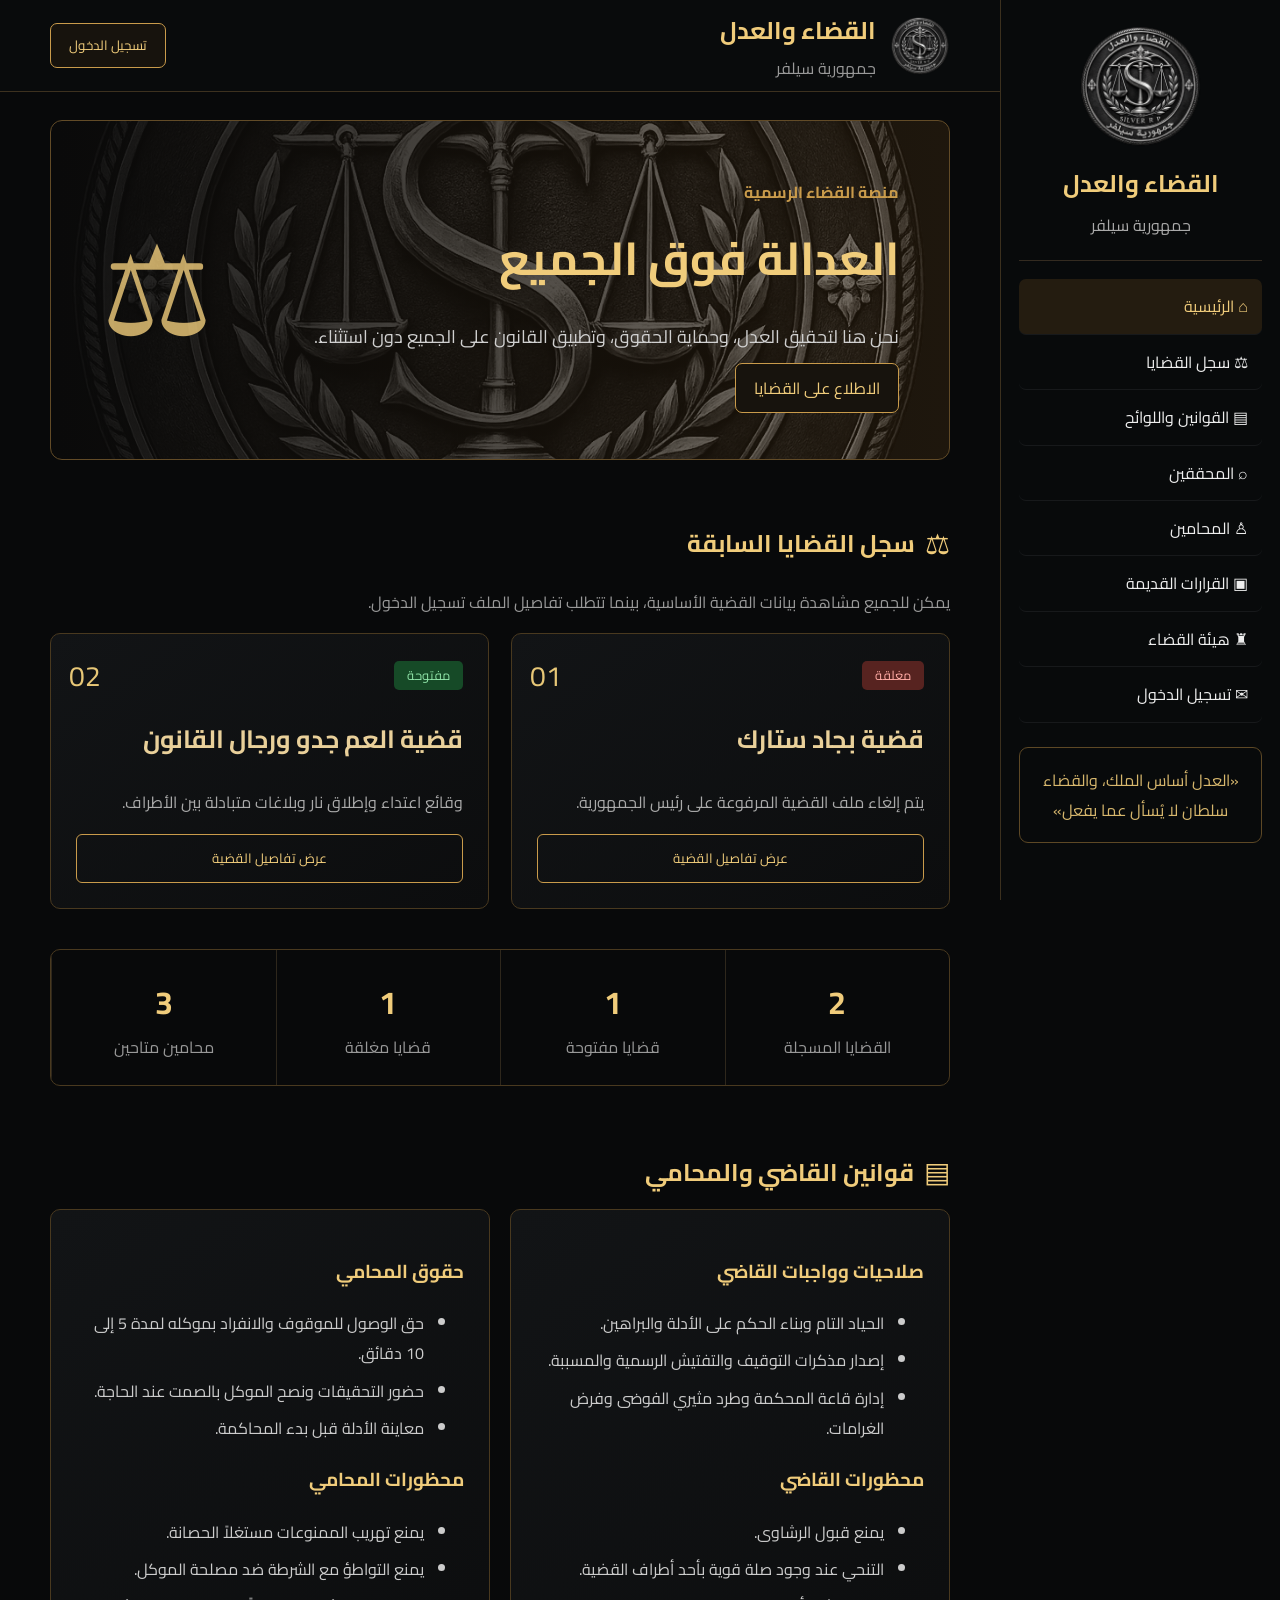
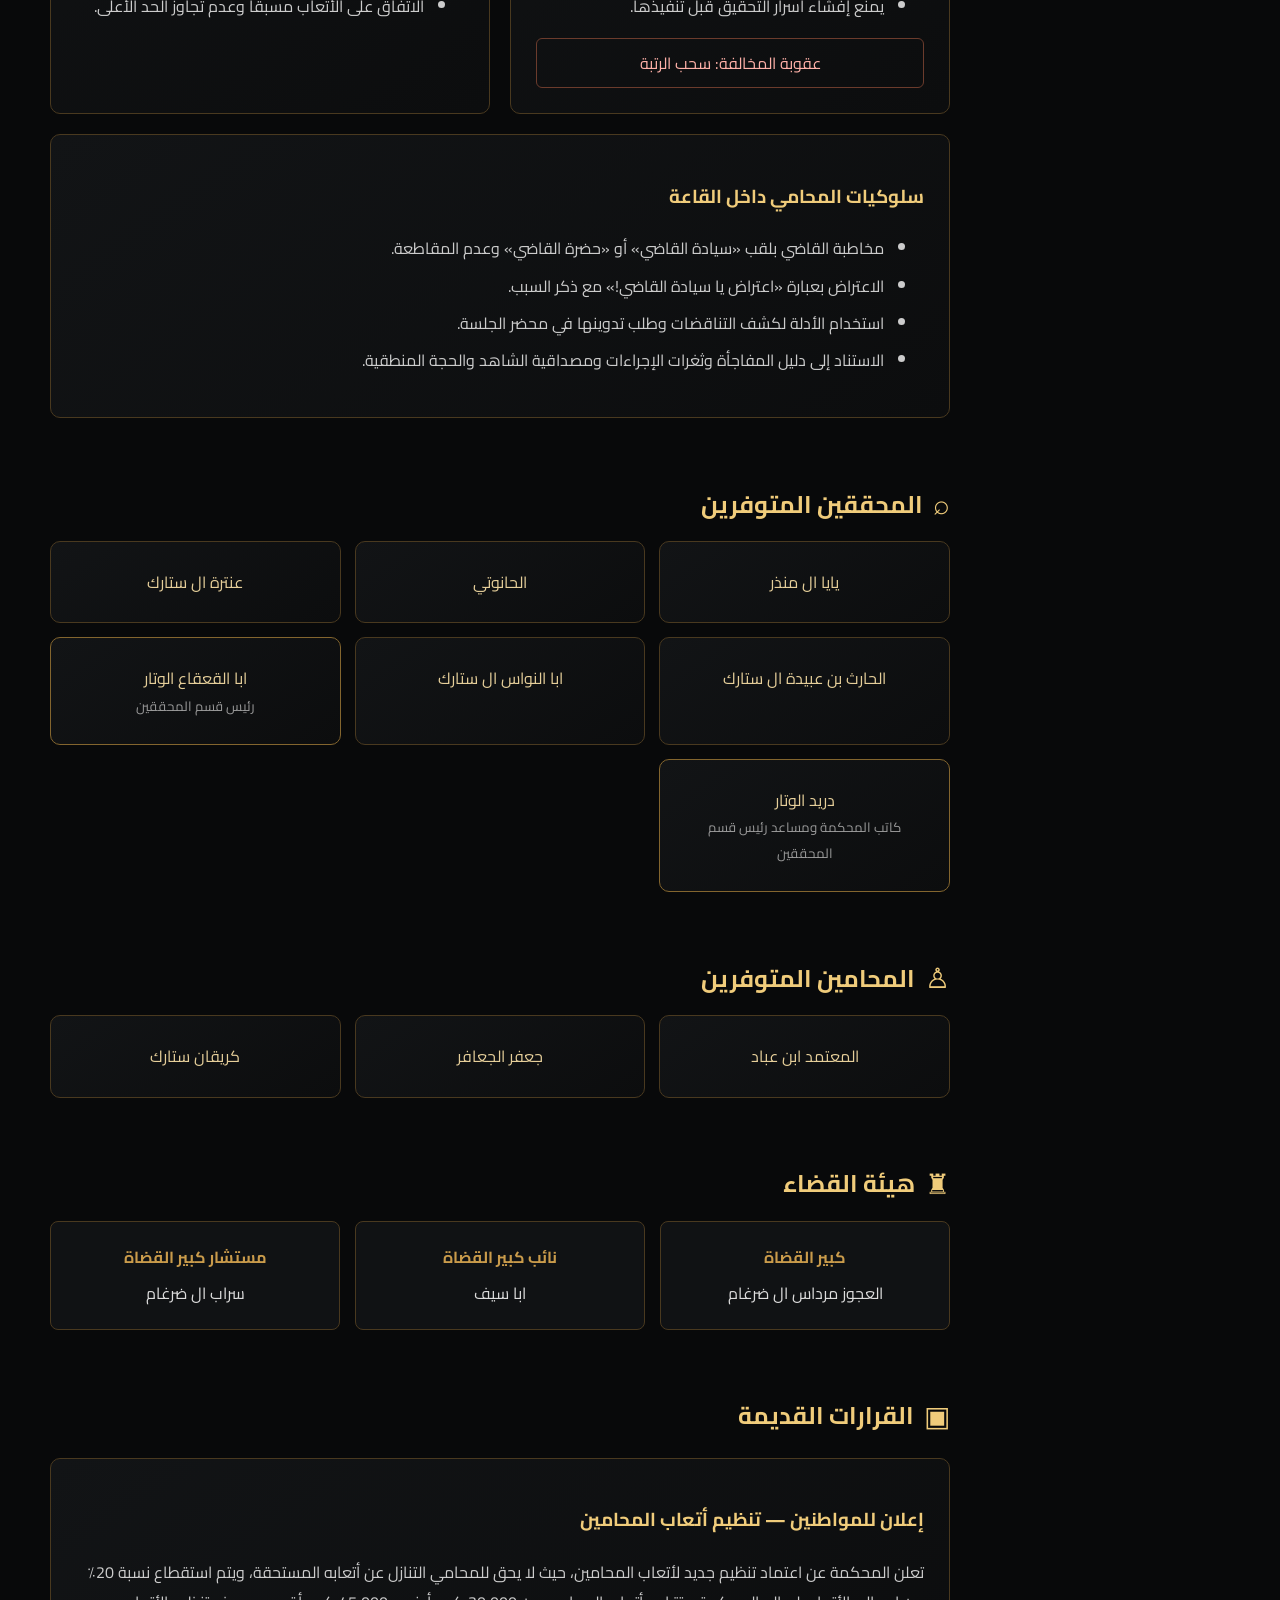
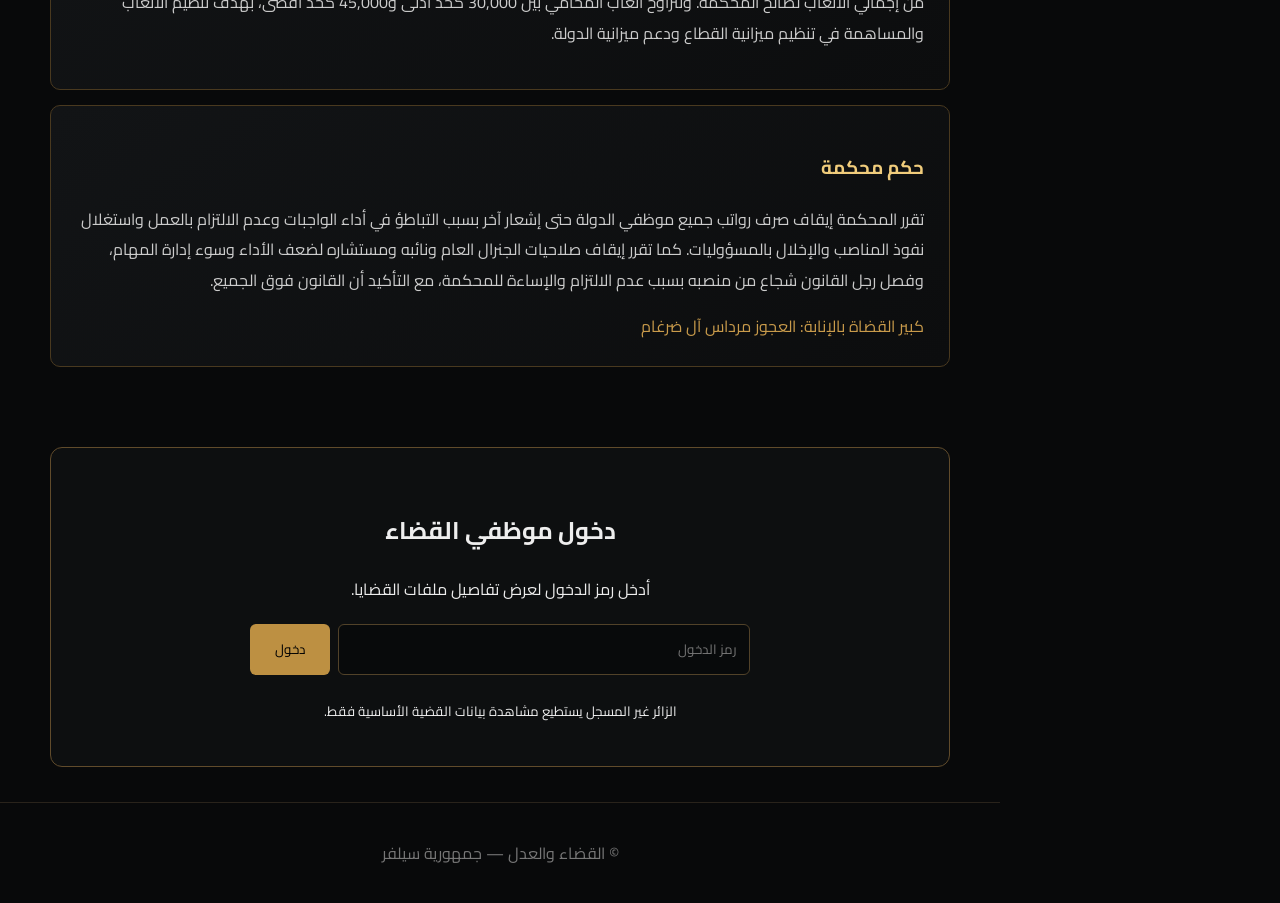
<file: index.html>
<!doctype html>
<html lang="ar" dir="rtl">
<head>
  <meta charset="UTF-8">
  <meta name="viewport" content="width=device-width, initial-scale=1.0">
  <title>القضاء والعدل | جمهورية سيلفر</title>
  <link rel="stylesheet" href="style.css">
</head>
<body>
  <aside class="sidebar">
    <div class="brand">
      <img src="logo.png" alt="شعار القضاء والعدل">
      <h2>القضاء والعدل</h2>
      <span>جمهورية سيلفر</span>
    </div>
    <nav>
      <a class="active" href="#home">⌂ الرئيسية</a>
      <a href="#cases">⚖ سجل القضايا</a>
      <a href="#laws">▤ القوانين واللوائح</a>
      <a href="#investigators">⌕ المحققين</a>
      <a href="#lawyers">♙ المحامين</a>
      <a href="#decisions">▣ القرارات القديمة</a>
      <a href="#judiciary">♜ هيئة القضاء</a>
      <a href="#login">✉ تسجيل الدخول</a>
    </nav>
    <div class="quote">«العدل أساس الملك، والقضاء سلطان لا يُسأل عما يفعل»</div>
  </aside>

  <main>
    <header>
      <div class="header-logo">
        <img src="logo.png" alt="الشعار">
        <div>
          <h1>القضاء والعدل</h1>
          <p>جمهورية سيلفر</p>
        </div>
      </div>
      <button class="login-btn" onclick="showLogin()">تسجيل الدخول</button>
    </header>

    <section id="home" class="hero">
      <div>
        <span class="eyebrow">منصة القضاء الرسمية</span>
        <h2>العدالة فوق الجميع</h2>
        <p>نحن هنا لتحقيق العدل، وحماية الحقوق، وتطبيق القانون على الجميع دون استثناء.</p>
        <a class="gold-btn" href="#cases">الاطلاع على القضايا</a>
      </div>
      <div class="scales">⚖</div>
    </section>

    <section id="cases" class="section">
      <div class="section-title"><span>⚖</span><h2>سجل القضايا السابقة</h2></div>
      <p class="hint">يمكن للجميع مشاهدة بيانات القضية الأساسية، بينما تتطلب تفاصيل الملف تسجيل الدخول.</p>

      <div class="cases-grid">
        <article class="case-card">
          <div class="case-no">01</div>
          <span class="badge closed">مغلقة</span>
          <h3>قضية بجاد ستارك</h3>
          <p>يتم إلغاء ملف القضية المرفوعة على رئيس الجمهورية.</p>
          <button onclick="openCase(1)">عرض تفاصيل القضية</button>
        </article>

        <article class="case-card">
          <div class="case-no">02</div>
          <span class="badge open">مفتوحة</span>
          <h3>قضية العم جدو ورجال القانون</h3>
          <p>وقائع اعتداء وإطلاق نار وبلاغات متبادلة بين الأطراف.</p>
          <button onclick="openCase(2)">عرض تفاصيل القضية</button>
        </article>
      </div>
    </section>

    <section class="stats">
      <div><b>2</b><span>القضايا المسجلة</span></div>
      <div><b>1</b><span>قضايا مفتوحة</span></div>
      <div><b>1</b><span>قضايا مغلقة</span></div>
      <div><b>3</b><span>محامين متاحين</span></div>
    </section>

    <section id="laws" class="section">
      <div class="section-title"><span>▤</span><h2>قوانين القاضي والمحامي</h2></div>
      <div class="law-grid">
        <div class="panel">
          <h3>صلاحيات وواجبات القاضي</h3>
          <ul>
            <li>الحياد التام وبناء الحكم على الأدلة والبراهين.</li>
            <li>إصدار مذكرات التوقيف والتفتيش الرسمية والمسببة.</li>
            <li>إدارة قاعة المحكمة وطرد مثيري الفوضى وفرض الغرامات.</li>
          </ul>
          <h3>محظورات القاضي</h3>
          <ul>
            <li>يمنع قبول الرشاوى.</li>
            <li>التنحي عند وجود صلة قوية بأحد أطراف القضية.</li>
            <li>يمنع إفشاء أسرار التحقيق قبل تنفيذها.</li>
          </ul>
          <div class="penalty">عقوبة المخالفة: سحب الرتبة</div>
        </div>

        <div class="panel">
          <h3>حقوق المحامي</h3>
          <ul>
            <li>حق الوصول للموقوف والانفراد بموكله لمدة 5 إلى 10 دقائق.</li>
            <li>حضور التحقيقات ونصح الموكل بالصمت عند الحاجة.</li>
            <li>معاينة الأدلة قبل بدء المحاكمة.</li>
          </ul>
          <h3>محظورات المحامي</h3>
          <ul>
            <li>يمنع تهريب الممنوعات مستغلاً الحصانة.</li>
            <li>يمنع التواطؤ مع الشرطة ضد مصلحة الموكل.</li>
            <li>الاتفاق على الأتعاب مسبقاً وعدم تجاوز الحد الأعلى.</li>
          </ul>
        </div>
      </div>

      <div class="panel wide">
        <h3>سلوكيات المحامي داخل القاعة</h3>
        <ul>
          <li>مخاطبة القاضي بلقب «سيادة القاضي» أو «حضرة القاضي» وعدم المقاطعة.</li>
          <li>الاعتراض بعبارة «اعتراض يا سيادة القاضي!» مع ذكر السبب.</li>
          <li>استخدام الأدلة لكشف التناقضات وطلب تدوينها في محضر الجلسة.</li>
          <li>الاستناد إلى دليل المفاجأة وثغرات الإجراءات ومصداقية الشاهد والحجة المنطقية.</li>
        </ul>
      </div>
    </section>

    <section id="investigators" class="section">
      <div class="section-title"><span>⌕</span><h2>المحققين المتوفرين</h2></div>
      <div class="people-grid">
        <div class="person">يايا ال منذر</div><div class="person">الحانوتي</div>
        <div class="person">عنترة ال ستارك</div><div class="person">الحارث بن عبيدة ال ستارك</div>
        <div class="person">ابا النواس ال ستارك</div><div class="person chief">ابا القعقاع الوتار <small>رئيس قسم المحققين</small></div>
        <div class="person chief">دريد الوتار <small>كاتب المحكمة ومساعد رئيس قسم المحققين</small></div>
      </div>
    </section>

    <section id="lawyers" class="section">
      <div class="section-title"><span>♙</span><h2>المحامين المتوفرين</h2></div>
      <div class="people-grid three">
        <div class="person">المعتمد ابن عباد</div>
        <div class="person">جعفر الجعافر</div>
        <div class="person">كريقان ستارك</div>
      </div>
    </section>

    <section id="judiciary" class="section">
      <div class="section-title"><span>♜</span><h2>هيئة القضاء</h2></div>
      <div class="judges">
        <div><strong>كبير القضاة</strong><span>العجوز مرداس ال ضرغام</span></div>
        <div><strong>نائب كبير القضاة</strong><span>ابا سيف</span></div>
        <div><strong>مستشار كبير القضاة</strong><span>سراب ال ضرغام</span></div>
      </div>
    </section>

    <section id="decisions" class="section">
      <div class="section-title"><span>▣</span><h2>القرارات القديمة</h2></div>
      <div class="decision">
        <h3>إعلان للمواطنين — تنظيم أتعاب المحامين</h3>
        <p>تعلن المحكمة عن اعتماد تنظيم جديد لأتعاب المحامين، حيث لا يحق للمحامي التنازل عن أتعابه المستحقة، ويتم استقطاع نسبة 20٪ من إجمالي الأتعاب لصالح المحكمة. وتتراوح أتعاب المحامي بين 30,000 كحد أدنى و45,000 كحد أقصى، بهدف تنظيم الأتعاب والمساهمة في تنظيم ميزانية القطاع ودعم ميزانية الدولة.</p>
      </div>
      <div class="decision">
        <h3>حكم محكمة</h3>
        <p>تقرر المحكمة إيقاف صرف رواتب جميع موظفي الدولة حتى إشعار آخر بسبب التباطؤ في أداء الواجبات وعدم الالتزام بالعمل واستغلال نفوذ المناصب والإخلال بالمسؤوليات. كما تقرر إيقاف صلاحيات الجنرال العام ونائبه ومستشاره لضعف الأداء وسوء إدارة المهام، وفصل رجل القانون شجاع من منصبه بسبب عدم الالتزام والإساءة للمحكمة، مع التأكيد أن القانون فوق الجميع.</p>
        <footer>كبير القضاة بالإنابة: العجوز مرداس آل ضرغام</footer>
      </div>
    </section>

    <section id="login" class="login-section">
      <h2>دخول موظفي القضاء</h2>
      <p>أدخل رمز الدخول لعرض تفاصيل ملفات القضايا.</p>
      <div class="login-box">
        <input id="codeInput" type="password" placeholder="رمز الدخول">
        <button onclick="login()">دخول</button>
      </div>
      <small>الزائر غير المسجل يستطيع مشاهدة بيانات القضية الأساسية فقط.</small>
    </section>

    <footer class="site-footer">© القضاء والعدل — جمهورية سيلفر</footer>
  </main>

  <div id="loginModal" class="modal">
    <div class="modal-box">
      <button class="close" onclick="closeLogin()">×</button>
      <img src="logo.png" alt="الشعار">
      <h2>تسجيل الدخول</h2>
      <p>أدخل رمز الدخول للوصول إلى تفاصيل القضايا.</p>
      <input id="modalCode" type="password" placeholder="رمز الدخول">
      <button class="gold-btn full" onclick="loginFromModal()">دخول</button>
      <div id="loginError"></div>
    </div>
  </div>

  <script src="script.js"></script>
</body>
</html>
</file>
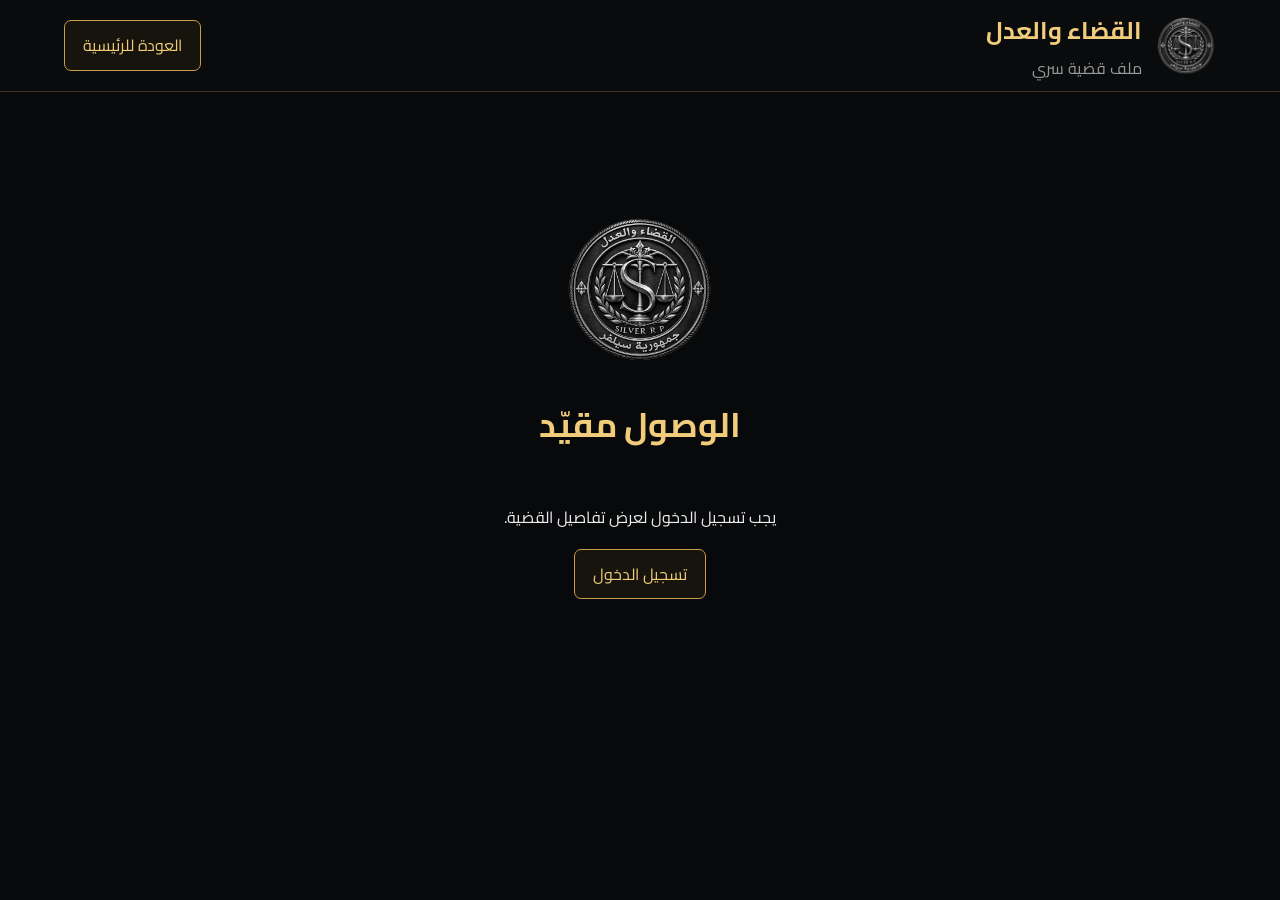
<file: case.html>
<!doctype html>
<html lang="ar" dir="rtl">
<head>
<meta charset="UTF-8"><meta name="viewport" content="width=device-width,initial-scale=1.0">
<title>ملف القضية | القضاء والعدل</title><link rel="stylesheet" href="style.css">
</head>
<body>
<main class="case-page">
<header>
  <div class="header-logo"><img src="logo.png"><div><h1>القضاء والعدل</h1><p>ملف قضية سري</p></div></div>
  <a class="login-btn" href="index.html">العودة للرئيسية</a>
</header>
<div id="caseContent"></div>
</main>
<script>
const cases = {
  "1": {
    title:"قضية بجاد ستارك — القضية رقم 1",
    status:"مغلقة",
    intro:"يتم إلغاء ملف القضية المرفوعة على رئيس الجمهورية."
  },
  "2": {
    title:"قضية العم جدو ورجال القانون — القضية رقم 2",
    status:"مفتوحة",
    intro:"ملف القضية يتضمن إفادات الأطراف والشهود حول واقعة التقييد والاعتداء وإطلاق النار.",
    statements:[
      ["العم جدو","كنا أنا واللمبي أمام محل الملابس. قلت لرجال القانون ابتعدوا عن هذا المكان، وقالوا إن المكان آمن ولا يجب علي قول ذلك. دفعني ودفعته وربطني ووضعني على الأرض، ثم فك قيدي عندما رأى رجالي يريدون التدخل. ثم أتى اليخاندرو وكبر الشجار وطلق النار على ذراعي، وطلبت منه عدم فعل ذلك، ثم ذهب بي اللمبي إلى المستشفى."],
      ["اللمبي","كنت مع العم جدو في محل الملابس. خرج هو من اليمين وأنا من الشمال لأجلب حصاني. عندما وصلت رأيت العم جدو مربوطاً من رجال القانون، ففككت الحبل. رأيت رجل قانون يربط لوفي وكانت يايا معي. ثم سمعت إطلاق نار وركضت، ورأيت العم جدو مصاباً وأخذته إلى المستشفى، وكان جاك مصاباً أيضاً، والذي أطلق على العم جدو هو اليخاندرو."],
      ["جاك هاربر","بعد استدعائي لحماية المحكمة ذهبنا إلى محل الملابس. وجدنا العم جدو يقول: لا تجلسوا هنا. قمت بربطه وقلت له لا تكلمني بهذا الكلام مرة أخرى، ثم فككت قيده. أتى ودفعني ثم ضرب اليخاندرو، فقمت بتربيطه وتربيط لوفي وذهبت به إلى السجن. ثم أتى شخص من الروتشيلد وأطلق النار علي وعلى اليخاندرو."],
      ["الجنرال سيف","إذا كان هذا الاعتداء الذي فعله الطرف الآخر مثلما قال المارشال جاك المنذر، ربما سوف أقسو عليهم قليلاً، ولا أريد أن أبدأ عهدي بالقسوة، وسوف أوكل الأمر إليك."],
      ["اللمبي — أمام المحكمة","قال لجاك هاربر: كلب الجنرال."],
      ["يويو ال منذر","كان موجوداً العم جدو وهجم على جاك فقط، هذا ما رأيته، وكان معي والي الدار."]
    ]
  }
};
const params = new URLSearchParams(location.search);
const id = params.get("id");
const logged = localStorage.getItem("court_logged_in")==="true";
const box=document.getElementById("caseContent");
if(!logged){
  box.innerHTML=`<section class="locked-page"><img src="logo.png"><h2>الوصول مقيّد</h2><p>يجب تسجيل الدخول لعرض تفاصيل القضية.</p><a class="gold-btn" href="index.html#login">تسجيل الدخول</a></section>`;
} else if(!cases[id]){
  box.innerHTML=`<section class="locked-page"><h2>القضية غير موجودة</h2><a class="gold-btn" href="index.html#cases">العودة للقضايا</a></section>`;
} else {
  const c=cases[id];
  let html=`<section class="case-detail"><span class="badge ${c.status==="مفتوحة"?"open":"closed"}">${c.status}</span><h2>${c.title}</h2><p class="intro">${c.intro}</p>`;
  if(c.statements) html += `<h3>إفادات الأطراف والشهود</h3><div class="statement-grid">` + c.statements.map(s=>`<article class="statement"><h3>${s[0]}</h3><p>${s[1]}</p></article>`).join("") + `</div>`;
  html += `<div class="secret-note">هذا الملف مخصص لموظفي القضاء المصرح لهم.</div></section>`;
  box.innerHTML=html;
}
</script>
</body>
</html>
</file>
<file: style.css>
@import url('https://fonts.googleapis.com/css2?family=Cairo:wght@400;600;700;800&display=swap');
*{box-sizing:border-box}html{scroll-behavior:smooth}body{margin:0;background:#08090a;color:#eee;font-family:Cairo,Arial,sans-serif;line-height:1.9}
:root{--gold:#c99b4b;--gold2:#f0cc7b;--line:#604b2b;--panel:#101214;--muted:#aaa}
.sidebar{position:fixed;right:0;top:0;width:280px;height:100vh;padding:24px 18px;background:#080a0b;border-left:1px solid #3b301e;z-index:5;overflow:auto}
.brand{text-align:center;padding-bottom:20px;border-bottom:1px solid #342b20}.brand img{width:125px;height:125px;object-fit:contain}.brand h2{margin:3px 0;color:var(--gold2)}.brand span{color:#aaa}
nav{display:flex;flex-direction:column;margin-top:18px}nav a{color:#eee;text-decoration:none;padding:12px 14px;border-bottom:1px solid #17191b;border-radius:7px}nav a:hover,nav a.active{background:#241c10;color:var(--gold2)}
.quote{margin-top:24px;border:1px solid #5d4825;padding:17px;text-align:center;color:#d7b76d;border-radius:9px}
main{margin-right:280px;min-height:100vh}header{height:92px;padding:15px 5%;display:flex;align-items:center;justify-content:space-between;border-bottom:1px solid #3d311f;background:#090b0c;position:sticky;top:0;z-index:4}
.header-logo{display:flex;align-items:center;gap:14px}.header-logo img{width:60px;height:60px;object-fit:contain}.header-logo h1{font-size:24px;margin:0;color:var(--gold2)}.header-logo p{margin:0;color:#999}
.login-btn,.gold-btn{border:1px solid var(--gold);background:#17130d;color:var(--gold2);padding:9px 18px;border-radius:7px;text-decoration:none;cursor:pointer;font-family:inherit}.gold-btn:hover,.login-btn:hover{background:#302313}
.hero{margin:28px 5%;min-height:300px;border:1px solid #624b27;border-radius:12px;padding:50px;display:flex;align-items:center;justify-content:space-between;background:linear-gradient(90deg,rgba(10,10,10,.93),rgba(45,32,15,.6)),url('logo.png') center/cover no-repeat}.hero h2{font-size:46px;color:var(--gold2);margin:8px 0}.hero p{max-width:650px;color:#d0d0d0;font-size:18px}.eyebrow{color:var(--gold);font-weight:bold}.scales{font-size:125px;color:var(--gold2);opacity:.8}
.section{padding:30px 5%}.section-title{display:flex;align-items:center;gap:10px;margin-bottom:10px}.section-title span{color:var(--gold2);font-size:28px}.section-title h2{color:var(--gold2);margin:0}.hint{color:#999}.cases-grid{display:grid;grid-template-columns:repeat(2,1fr);gap:22px}.case-card,.panel,.person,.decision,.statement{background:linear-gradient(145deg,#121416,#0c0d0e);border:1px solid #49391f;border-radius:10px;padding:25px;position:relative}.case-card h3{font-size:25px;color:#e9d09a}.case-card p{color:#aaa}.case-card button{width:100%;padding:11px;background:transparent;border:1px solid var(--gold);color:var(--gold2);border-radius:6px;cursor:pointer;font-family:inherit}.case-no{position:absolute;left:18px;top:16px;font-size:28px;color:#e7c777}.badge{display:inline-block;padding:2px 13px;border-radius:5px;font-size:13px}.open{background:#164a27;color:#8fe3a7}.closed{background:#572320;color:#ffaaa4}
.stats{margin:10px 5% 30px;display:grid;grid-template-columns:repeat(4,1fr);border:1px solid #49391f;border-radius:10px;overflow:hidden}.stats div{text-align:center;padding:22px;border-left:1px solid #2e271c}.stats b{display:block;font-size:32px;color:var(--gold2)}.stats span{color:#999}
.law-grid{display:grid;grid-template-columns:1fr 1fr;gap:20px}.panel h3{color:var(--gold2)}.panel li{margin:7px 0;color:#ccc}.penalty{border:1px solid #6b3b2c;padding:9px;text-align:center;color:#ffb1a8;border-radius:6px}
.wide{margin-top:20px}.people-grid{display:grid;grid-template-columns:repeat(3,1fr);gap:14px}.person{text-align:center;color:#e6cf9a}.person small{display:block;color:#999}.chief{border-color:#83652e}
.judges{display:grid;grid-template-columns:repeat(3,1fr);gap:15px}.judges div{background:#101214;border:1px solid #49391f;border-radius:8px;padding:20px;text-align:center}.judges strong,.judges span{display:block}.judges strong{color:var(--gold)}.judges span{color:#ddd;margin-top:6px}
.decision{margin:15px 0}.decision h3{color:var(--gold2)}.decision p{color:#ccc}.decision footer{color:#c99b4b}
.login-section{margin:35px 5%;padding:40px;text-align:center;border:1px solid #604b2b;border-radius:12px;background:#0d0f10}.login-box{display:flex;max-width:500px;margin:20px auto;gap:8px}.login-box input,.modal-box input{flex:1;background:#080a0b;border:1px solid #514229;color:white;padding:12px;border-radius:6px;font-family:inherit}.login-box button{background:#bd9042;border:0;border-radius:6px;padding:0 25px;cursor:pointer;font-family:inherit}
.site-footer{text-align:center;padding:35px;color:#777;border-top:1px solid #29231b}
.modal{display:none;position:fixed;inset:0;background:#000b;z-index:20;align-items:center;justify-content:center}.modal.show{display:flex}.modal-box{width:min(420px,90%);background:#111416;border:1px solid #604b2b;border-radius:12px;padding:30px;text-align:center;position:relative}.modal-box img{width:90px}.modal-box h2{color:var(--gold2)}.modal-box input{width:100%;margin:10px 0}.full{width:100%}.close{position:absolute;left:14px;top:10px;background:none;border:0;color:#aaa;font-size:28px;cursor:pointer}.modal #loginError{color:#ff8d84;margin-top:8px}
.case-page{margin:0}.case-detail{max-width:1100px;margin:40px auto;padding:40px 5%;background:#0d0f10;border:1px solid #604b2b;border-radius:12px}.case-detail h2{font-size:35px;color:var(--gold2)}.intro{color:#ccc;font-size:17px}.statement-grid{display:grid;grid-template-columns:1fr 1fr;gap:16px}.statement h3{color:var(--gold2);margin-top:0}.statement p{color:#ccc}.secret-note{margin-top:25px;padding:14px;text-align:center;border:1px solid #604b2b;color:#d8b46b}.locked-page{min-height:70vh;display:flex;flex-direction:column;align-items:center;justify-content:center;text-align:center}.locked-page img{width:150px}.locked-page h2{color:var(--gold2);font-size:34px}
@media(max-width:900px){.sidebar{position:static;width:100%;height:auto;border-left:0;border-bottom:1px solid #3b301e}.sidebar nav{display:grid;grid-template-columns:1fr 1fr}.brand img{width:90px;height:90px}main{margin-right:0}.cases-grid,.law-grid,.statement-grid{grid-template-columns:1fr}.stats{grid-template-columns:1fr 1fr}.people-grid,.judges{grid-template-columns:1fr}.hero{padding:30px}.hero h2{font-size:34px}.scales{display:none}}
</file>
